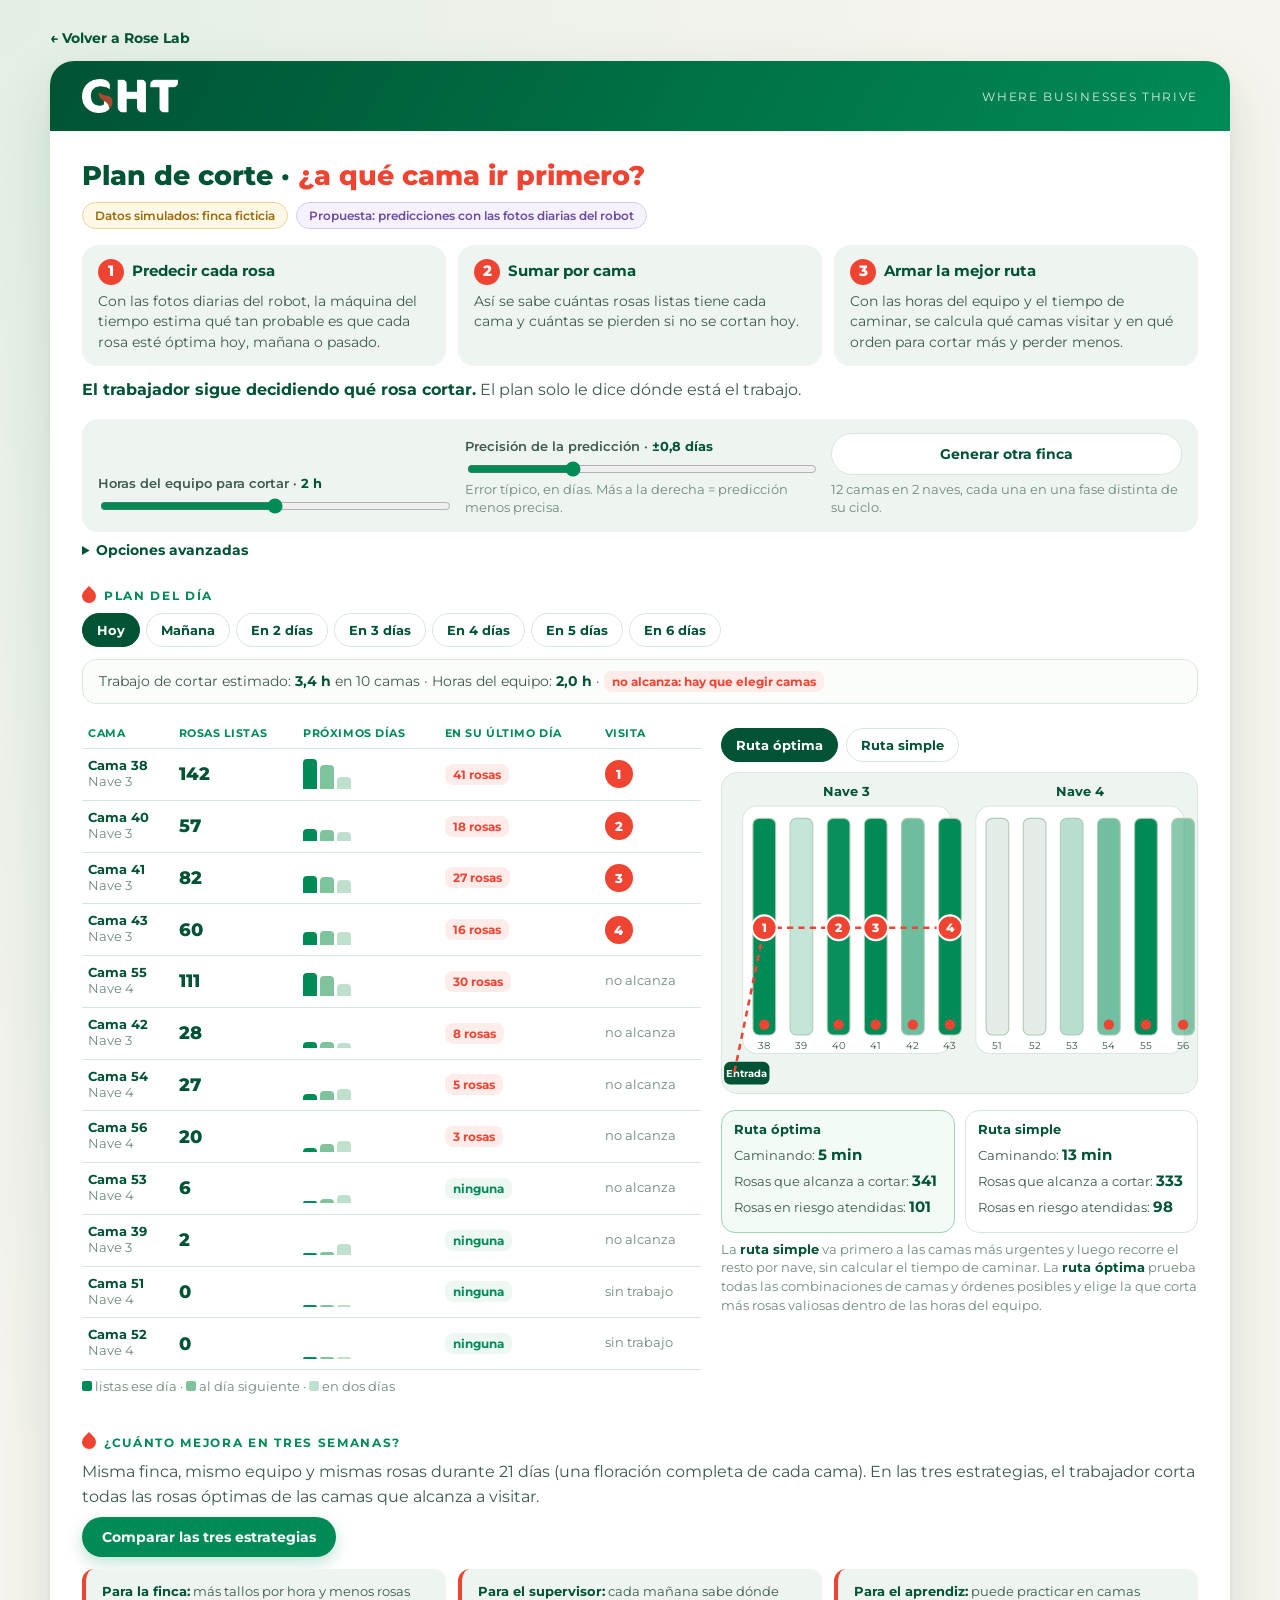
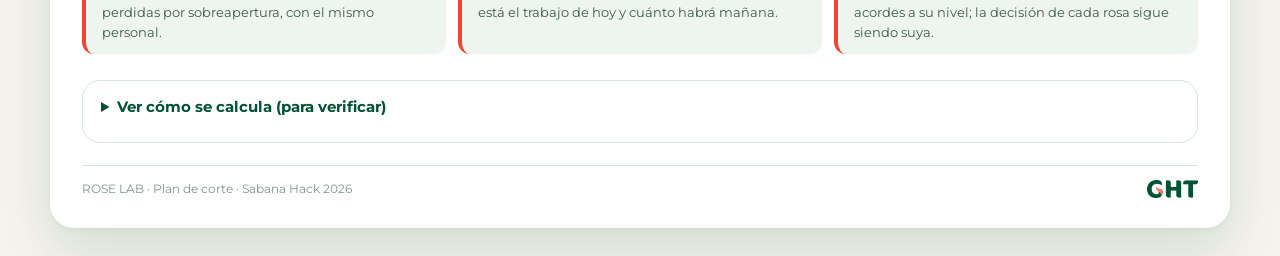
<file: plan-de-corte/index.html>
<!doctype html>
<html lang="es">
<head>
<meta charset="utf-8">
<meta name="viewport" content="width=device-width,initial-scale=1">
<title>ROSE LAB · Plan de corte</title>
<link rel="preconnect" href="https://fonts.googleapis.com">
<link href="https://fonts.googleapis.com/css2?family=Montserrat:wght@400;500;600;700;800&display=swap" rel="stylesheet">
<link rel="stylesheet" href="css/styles.css">
</head>
<body>
<div class="contenedor-volver"><a class="volver" href="../">← Volver a Rose Lab</a>
</div>
<div class="tarjeta">
  <div class="banda"><img src="../assets/logo-ght-blanco.png" alt="GHT"><span class="lema">Where Businesses Thrive</span></div>
  <div class="cuerpo">
    <h2>Plan de corte · <span>¿a qué cama ir primero?</span></h2>
    <div class="chips"><span class="tag sim">Datos simulados: finca ficticia</span><span class="tag prop">Propuesta: predicciones con las fotos diarias del robot</span></div>

    <div class="tres">
      <div><b><i>1</i>Predecir cada rosa</b>Con las fotos diarias del robot, la máquina del tiempo estima qué tan probable es que cada rosa esté óptima hoy, mañana o pasado.</div>
      <div><b><i>2</i>Sumar por cama</b>Así se sabe cuántas rosas listas tiene cada cama y cuántas se pierden si no se cortan hoy.</div>
      <div><b><i>3</i>Armar la mejor ruta</b>Con las horas del equipo y el tiempo de caminar, se calcula qué camas visitar y en qué orden para cortar más y perder menos.</div>
    </div>
    <p class="mt-12"><b>El trabajador sigue decidiendo qué rosa cortar.</b> El plan solo le dice dónde está el trabajo.</p>

    <div class="params">
      <div><label>Horas del equipo para cortar · <output id="oCap"></output></label><input type="range" id="cap" min="1" max="3" step="0.25" value="2"></div>
      <div><label>Precisión de la predicción · <output id="oSig"></output></label><input type="range" id="sigma" min="0.3" max="2" step="0.1" value="0.8"><div class="nota">Error típico, en días. Más a la derecha = predicción menos precisa.</div></div>
      <div><button class="sec ancho" id="btnNueva">Generar otra finca</button><div class="nota mt-6">12 camas en 2 naves, cada una en una fase distinta de su ciclo.</div></div>
    </div>
    <details><summary>Opciones avanzadas</summary>
      <div class="avanz">
        <div><label>Minutos para cambiar de nave · <output id="oCN"></output></label><input type="range" id="cnave" min="2" max="12" step="1" value="6"></div>
        <label class="check"><input type="checkbox" id="ajuste" checked> Ajuste por cama: las vecinas ayudan a predecir</label>
        <label class="check"><input type="checkbox" id="seguridad" checked> Revisión de seguridad: ninguna cama pasa más de 2 días sin visita</label>
      </div>
    </details>

    <h3>Plan del día</h3>
    <div class="dias" id="dias"></div>
    <div class="alcance" id="alcance"></div>
    <div class="grid">
      <div>
        <table id="tabla"></table>
        <p class="nota"><i class="ley ley-hoy"></i> listas ese día · <i class="ley ley-man"></i> al día siguiente · <i class="ley ley-pas"></i> en dos días</p>
      </div>
      <div>
        <div class="rutas"><button class="sec on" id="rOpt">Ruta óptima</button><button class="sec" id="rSim">Ruta simple</button></div>
        <div id="mapa"></div>
        <div class="comp2 mt-12" id="compRutas"></div>
        <p class="nota">La <b>ruta simple</b> va primero a las camas más urgentes y luego recorre el resto por nave, sin calcular el tiempo de caminar. La <b>ruta óptima</b> prueba todas las combinaciones de camas y órdenes posibles y elige la que corta más rosas valiosas dentro de las horas del equipo.</p>
      </div>
    </div>

    <h3>¿Cuánto mejora en tres semanas?</h3>
    <p>Misma finca, mismo equipo y mismas rosas durante 21 días (una floración completa de cada cama). En las tres estrategias, el trabajador corta todas las rosas óptimas de las camas que alcanza a visitar.</p>
    <button class="prim" id="btnSim">Comparar las tres estrategias</button>
    <div id="resSim"></div>

    <div class="valor">
      <div><b>Para la finca:</b> más tallos por hora y menos rosas perdidas por sobreapertura, con el mismo personal.</div>
      <div><b>Para el supervisor:</b> cada mañana sabe dónde está el trabajo de hoy y cuánto habrá mañana.</div>
      <div><b>Para el aprendiz:</b> puede practicar en camas acordes a su nivel; la decisión de cada rosa sigue siendo suya.</div>
    </div>

    <details class="bloque" id="verifica"><summary>Ver cómo se calcula (para verificar)</summary>
      <h3>1 · Probabilidades</h3>
      <p>Cada rosa está óptima 3 días. El modelo predice el día en que empieza (μ) con un error típico σ; con el <b>ajuste por cama</b>, esa predicción se combina con el patrón de su cama (μ', σ'). Luego:</p>
      <div class="formula"><code>P(óptima el día d) = Φ((d + 0,5 − μ') / σ') − Φ((d − 2,5 − μ') / σ')</code><br>
        <code>P(último día = d) = Φ((d + 0,5 − μ' − 2) / σ') − Φ((d − 0,5 − μ' − 2) / σ')</code><br>
        <code>Ajuste por cama: μ' = (μ/σ² + m/v) / (1/σ² + 1/v) · σ'² = 1/(1/σ² + 1/v) + 1/12</code><br>
        <span class="nota">Φ = normal acumulada · m y v = promedio y variación de las predicciones de la cama · el 1/12 corrige que los días son enteros.</span></div>
      <p>Rosas esperadas por cama = suma de las probabilidades de sus rosas. <b>Valor de una cama</b> = rosas listas + 1,5 × rosas en su último día.</p>

      <h3>2 · Ruta óptima</h3>
      <div class="formula">Tiempo de una cama: <code>6 min de recorrido + 16 s por tallo</code> (220 tallos por hora) · Caminar: <code>0,5 min por cada cama de distancia</code>, <code>cambio de nave</code> (control avanzado) y <code>2 min desde la entrada</code>.<br>
        Se busca el conjunto de camas y el orden que <b>maximizan el valor</b> sin pasar de las horas del equipo. Con la revisión de seguridad, una cama que lleva 2 días sin visita suma <code>8</code> de valor: se prioriza sin consumir todo el tiempo cuando el equipo no da abasto. Con 12 camas se evalúan todas las combinaciones con programación dinámica (método de Held-Karp, problema de orientación): es la <b>solución exacta</b>. Para las 174 camas de una finca real se usaría una heurística que mejora la ruta por intercambios (2-opt).</div>

      <h3>3 · Ejemplo con una cama</h3>
      <div class="fila-ctrl"><select id="selCama"></select><span class="nota" id="ejInfo"></span></div>
      <div class="dos">
        <div class="caja"><h4>Algunas rosas de la cama</h4><table id="ejTabla"></table></div>
        <div class="caja"><h4>Suma de toda la cama</h4><div id="ejSuma"></div></div>
      </div>
      <div class="formula">En Excel (μ' en B2, σ' en C2, día en D2): <code>=DISTR.NORM.N(D2+0,5;B2;C2;VERDADERO)−DISTR.NORM.N(D2−2,5;B2;C2;VERDADERO)</code></div>

      <h3>4 · Prueba de calibración</h3>
      <p>Como la finca es simulada, se conoce el día real de cada rosa: se comparan las rosas esperadas con las que realmente estuvieron óptimas (12 camas × 7 días).</p>
      <div class="fila-botones"><button class="prim" id="btnCal">Correr la prueba</button><button class="sec" id="btnCSV">Descargar la finca simulada (CSV)</button></div>
      <div id="resCal"></div>

      <h3>5 · Supuestos</h3>
      <table>
        <tr><th>Supuesto</th><th>Valor en la demo</th><th>Cómo se obtendría en la finca</th></tr>
        <tr><td><b>Ventana óptima</b></td><td>3 días por rosa</td><td>Fotos diarias del robot, por variedad y temporada</td></tr>
        <tr><td><b>Maduración por cama</b></td><td>Cada cama tiene un pico (día −1 a 10) y sus rosas se reparten alrededor</td><td>Ciclos de poda de 10 a 12 semanas</td></tr>
        <tr><td><b>Rosas por cama</b></td><td>70 a 180</td><td>Conteo del robot</td></tr>
        <tr><td><b>Tiempo por cama</b></td><td>6 min de recorrido + 16 s por tallo</td><td>Cronometrar; meta de 220 tallos por hora</td></tr>
        <tr><td><b>Caminar</b></td><td>0,5 min por cama, 6 min por cambio de nave, 2 min desde la entrada</td><td>Medir en la finca</td></tr>
        <tr><td><b>Revisión de seguridad</b></td><td>Una cama con 2 días sin visita vale 8 rosas extra</td><td>Acordar con el supervisor cada cuánto debe revisarse una cama</td></tr>
        <tr><td><b>Periodo simulado</b></td><td>21 días: una floración completa de cada cama</td><td>Simular ciclos continuos de 10 a 12 semanas</td></tr>
        <tr><td><b>Trabajador</b></td><td>Corta todas las rosas óptimas de las camas que visita</td><td>Optimista: depende del criterio que entrena Rose Lab</td></tr>
      </table>
    </details>

    <div class="pie"><span>ROSE LAB · Plan de corte · Sabana Hack 2026</span><img src="../assets/logo-ght-color.png" alt="GHT"></div>
  </div>
</div>

<script src="js/main.js"></script>
</body>
</html>
</file>
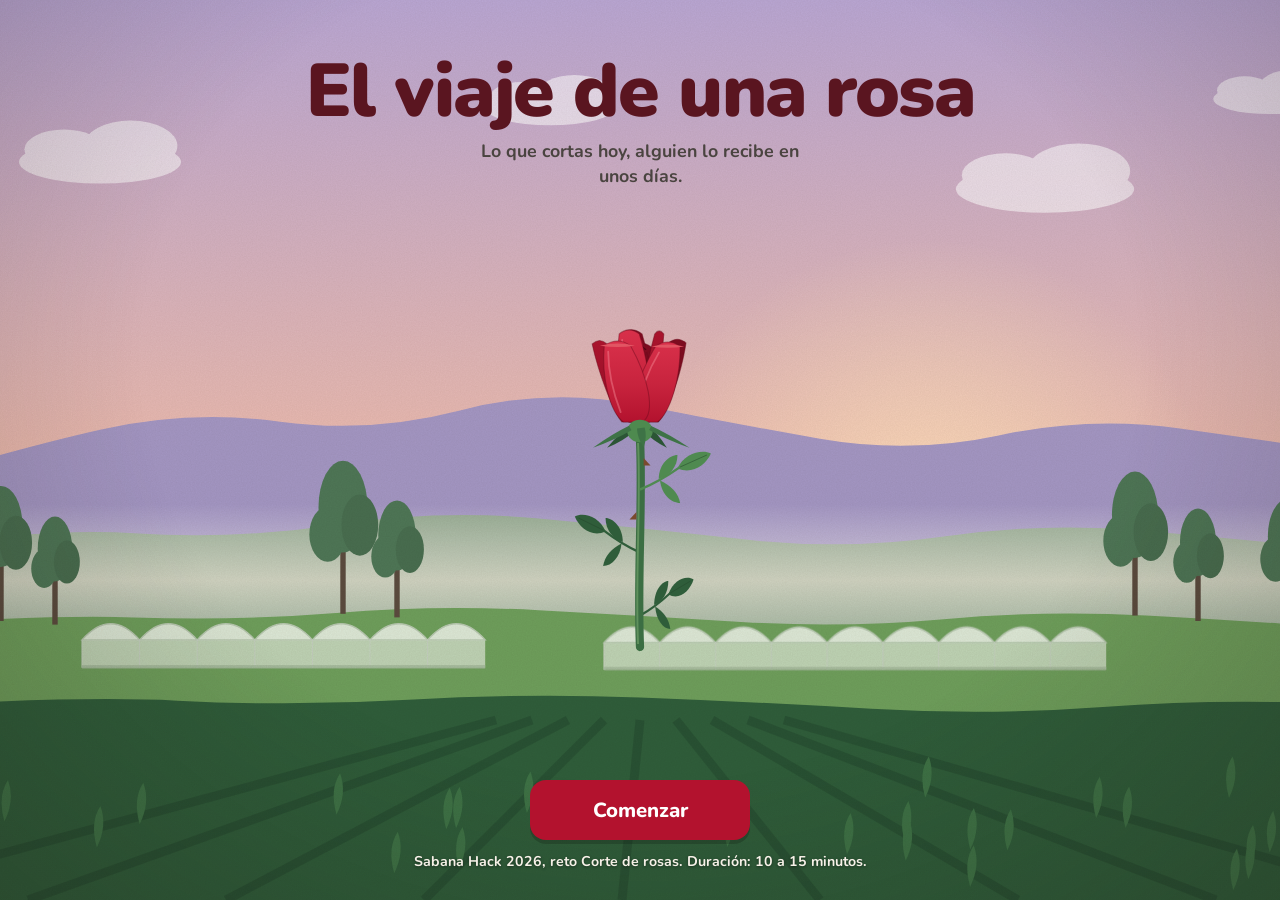
<file: viaje-de-una-rosa/index.html>
<!DOCTYPE html>
<html lang="es-CO">
<head>
<meta charset="utf-8">
<meta name="viewport" content="width=device-width, initial-scale=1, viewport-fit=cover">
<title>El viaje de una rosa</title>
<link rel="preconnect" href="https://fonts.googleapis.com">
<link rel="preconnect" href="https://fonts.gstatic.com" crossorigin>
<link href="https://fonts.googleapis.com/css2?family=Nunito:wght@500;600;700;800;900&display=swap" rel="stylesheet">
<!--
  EL VIAJE DE UNA ROSA — Sabana Hack 2026, reto "Corte de rosas"
  Fase 1 (experiencia concreta, ciclo de Kolb).
  Estructura: index.html (pantallas), css/styles.css (estilos) y
  js/juego.js (lógica). Todo el arte es SVG generado por código y todo el
  sonido se sintetiza con Web Audio API. Funciona sin servidor (doble clic).

  Para editar textos: busque "CONFIGURACIÓN EDITABLE" en js/juego.js.
  Para conectar el sistema robótico: busque "PUNTO DE INTEGRACIÓN" en js/juego.js.
-->
<link rel="stylesheet" href="css/styles.css">
</head>
<body>
<div id="app">
  <div id="bg"></div>
  <div id="texture" aria-hidden="true"></div>

  <header id="topbar" hidden>
    <div id="progress" role="group" aria-label="Progreso por capítulos">
      <ol id="progressList"></ol>
      <span id="progressLabel"></span>
    </div>
    <button class="tb-btn pts" id="btnRewards" aria-label="Mis logros"></button>
    <button class="tb-btn" id="btnNotebook" aria-label="Cuaderno del aprendiz"></button>
    <button class="tb-btn" id="btnSound" aria-label="Sonido"></button>
    <button class="tb-btn" id="btnPause" aria-label="Pausa"></button>
  </header>

  <div id="calendar" hidden aria-live="polite">
    <div id="calDay"><small id="calLbl">Día</small><b id="calNum">0</b></div>
    <div id="calTrack"><div id="calFill"></div></div>
    <div id="calEnds"><span id="calFrom"></span><span id="calTo"></span></div>
  </div>

  <main id="focal" aria-hidden="true"></main>
  <div id="ui"></div>

  <section id="dialog" hidden aria-label="Diálogo">
    <div id="dlgPortrait" aria-hidden="true"></div>
    <div id="dlgName"></div>
    <p id="dlgText" aria-hidden="true"></p>
    <p id="dlgMeasure" aria-hidden="true"></p>
    <p id="dlgLive" class="sr" aria-live="polite"></p>
    <div id="dlgFoot"><button id="dlgNext" type="button">Continuar</button></div>
  </section>

  <!-- Pantalla de inicio -->
  <section id="title" class="overlay" hidden>
    <div id="titleText"><h1 id="titleH1"></h1><p id="titleSub"></p></div>
    <div id="titleRose" aria-hidden="true"></div>
    <div id="titleFoot"><button class="btn primary" id="btnStart"></button><small id="titleNote"></small></div>
  </section>

  <!-- Elección de personaje -->
  <section id="setup" class="overlay scrim" hidden>
    <div class="panel" role="dialog" aria-modal="true" aria-labelledby="setupTitle">
      <h2 id="setupTitle"></h2>
      <div class="avatars" role="radiogroup" aria-labelledby="setupTitle" id="avatarGroup"></div>
      <label class="lbl" for="nameInput" id="nameLbl"></label>
      <input class="txt" id="nameInput" maxlength="18" autocomplete="off" autocapitalize="words">
      <p class="err" id="nameErr" aria-live="polite"></p>
      <button class="btn primary wide" id="btnBegin"></button>
    </div>
  </section>

  <div id="banner" class="overlay" hidden><div class="card"><small id="banSmall"></small><strong id="banTitle"></strong><em id="banSub"></em></div></div>

  <!-- Observación de la rosa -->
  <section id="observe" class="overlay" hidden>
    <div class="obs" role="dialog" aria-modal="true" aria-labelledby="obsTitle">
      <div class="obs-head"><button class="obs-back" id="obsBack"></button><h2 id="obsTitle"></h2></div>
      <div class="obs-stage" id="obsStage" aria-label="Rosa ampliada. Arrastra para girarla." role="img">
        <div id="obsZoom"><div id="obsRose"></div></div>
        <div class="obs-day" id="obsDay"><span id="obsDayTxt"></span></div>
        <p class="obs-hint" id="obsHint"></p>
        <div id="obsToastWrap"></div>
        <div class="obs-stem" id="obsStem" hidden></div>
      </div>
      <div class="obs-tools">
        <div class="seg" role="group" aria-label="Vistas de la rosa" id="obsViews"></div>
        <div class="seg" role="group" aria-label="Acercar y medir">
          <button id="zoomOut" aria-label="Alejar"></button><button id="zoomIn" aria-label="Acercar"></button><button id="btnRuler" aria-pressed="false"></button>
        </div>
      </div>
      <div class="obs-actions"><button class="btn ghost" id="btnWait"></button><button class="btn primary" id="btnCut"></button></div>
    </div>
  </section>

  <!-- Pausa -->
  <section id="pause" class="overlay scrim" hidden>
    <div class="panel" role="dialog" aria-modal="true" aria-labelledby="pauseTitle">
      <h2 id="pauseTitle"></h2>
      <div class="menu">
        <button class="btn accent wide" id="pResume"></button>
        <div class="row"><span id="pSoundLbl"></span><button class="toggle" id="pSound"></button></div>
        <div class="row"><span id="pMusicLbl"></span><button class="toggle" id="pMusic"></button></div>
        <div class="row"><span id="pTypeLbl"></span><button class="toggle" id="pType"></button></div>
        <div class="row"><span id="pSizeLbl"></span><span class="sizes"><button id="pSmaller" aria-label="Texto más pequeño">A−</button><button id="pBigger" aria-label="Texto más grande">A+</button></span></div>
        <button class="btn ghost wide" id="pRewards"></button>
        <button class="btn ghost wide" id="pNotebook"></button>
        <button class="btn ghost wide" id="pFinish"></button>
        <button class="btn ghost wide" id="pRestart"></button>
      </div>
    </div>
  </section>

  <!-- Cuaderno -->
  <section id="notebook" class="overlay scrim" hidden>
    <div class="panel" role="dialog" aria-modal="true" aria-labelledby="nbTitle">
      <h2 id="nbTitle"></h2>
      <ul class="notes" id="nbList"></ul>
      <div class="panel-foot"><button class="btn accent wide" id="nbClose"></button></div>
    </div>
  </section>

  <section id="rewards" class="overlay scrim" hidden>
    <div class="panel" role="dialog" aria-modal="true" aria-labelledby="rwTitle">
      <h2 id="rwTitle"></h2>
      <div id="rwBody"></div>
      <div class="panel-foot"><button class="btn accent wide" id="rwClose"></button></div>
    </div>
  </section>

  <section id="summary" class="overlay scrim" hidden><div class="sheet" id="sumSheet" role="dialog" aria-modal="true" aria-labelledby="sumTitle"></div></section>

  <div id="toast" hidden role="status"></div>
  <div id="curtain" aria-hidden="true"></div>
</div>
<script src="js/juego.js"></script>
</body>
</html>
</file>
<file: plan-de-corte/css/styles.css>
:root{--g-osc:#005333;--g-med:#579966;--g-int:#008B56;--coral:#F04432;--crema:#F6F4EE;--tinta:#16382a;--texto:#3d5a4b;--suave:#eef5f0;--borde:#d9e6dd;--gris:#9fb3a7}
  *{box-sizing:border-box}
  body{margin:0;font-family:Montserrat,Helvetica,Arial,sans-serif;background:radial-gradient(ellipse at top left,#e3efe6 0%,var(--crema) 55%);color:var(--tinta);min-height:100vh;padding:28px 16px}
  .tarjeta{width:min(1180px,100%);background:#fff;border-radius:24px;overflow:hidden;box-shadow:0 24px 60px rgba(0,83,51,.14),0 2px 6px rgba(0,83,51,.06);margin:0 auto}
  .banda{background:linear-gradient(120deg,var(--g-osc) 0%,var(--g-int) 100%);color:#fff;padding:18px 32px;display:flex;align-items:center;justify-content:space-between;gap:16px}
  .banda img{height:34px;display:block} .banda .lema{font-size:12px;letter-spacing:.14em;text-transform:uppercase;opacity:.85}
  .cuerpo{padding:28px 32px 30px}
  h2{margin:0 0 4px;font-size:27px;font-weight:800;color:var(--g-osc)} h2 span{color:var(--coral)}
  h3{margin:30px 0 10px;font-size:12px;font-weight:700;letter-spacing:.14em;text-transform:uppercase;color:var(--g-int);display:flex;align-items:center;gap:8px}
  h3:before{content:"";width:14px;height:14px;border-radius:50% 0 50% 50%;background:var(--coral);transform:rotate(-45deg);flex:none}
  p{line-height:1.55;color:var(--texto);margin:8px 0}
  b{color:var(--g-osc)}
  .chips{display:flex;gap:8px;flex-wrap:wrap;margin:10px 0 4px}
  .tag{font-size:12px;font-weight:600;padding:5px 12px;border-radius:999px;border:1.5px solid}
  .tag.sim{color:#9a6a08;border-color:#ecd39a;background:#fff8e6} .tag.prop{color:#6b4ca0;border-color:#d8c8f0;background:#f6f1ff}
  button{font:inherit;cursor:pointer;border:0;border-radius:999px;padding:11px 20px;font-size:14px;font-weight:700;transition:transform .12s,background .12s}
  button:active{transform:scale(.97)}
  .prim{background:var(--g-int);color:#fff;box-shadow:0 6px 16px rgba(0,139,86,.25)} .prim:hover{background:var(--g-osc)}
  .sec{background:#fff;color:var(--g-osc);border:1.5px solid var(--borde)} .sec:hover{border-color:var(--g-med)}
  .sec.on{background:var(--g-osc);color:#fff;border-color:var(--g-osc)}
  label{display:block;font-size:13px;color:var(--texto);margin-bottom:5px;font-weight:600}
  input[type=range]{width:100%;accent-color:var(--g-int)}
  .nota{font-size:12.5px;color:#6f8a7b;line-height:1.5}
  /* pasos */
  .tres{display:grid;grid-template-columns:repeat(3,1fr);gap:12px;margin-top:16px}
  .tres div{background:var(--suave);border-radius:16px;padding:14px 16px;font-size:13.5px;line-height:1.5;color:var(--texto)}
  .tres i{font-style:normal;display:inline-grid;place-items:center;width:26px;height:26px;border-radius:50%;background:var(--coral);color:#fff;font-weight:800;margin-right:8px}
  .tres b{display:flex;align-items:center;font-size:14.5px;margin-bottom:6px}
  /* controles */
  .params{display:grid;grid-template-columns:1fr 1fr 1fr;gap:16px;background:var(--suave);border-radius:16px;padding:14px 16px;margin-top:16px;align-items:end}
  .params output{font-weight:700;color:var(--g-osc)}
  details{margin-top:10px} summary{cursor:pointer;font-weight:700;color:var(--g-osc);font-size:13.5px}
  .avanz{display:grid;grid-template-columns:1fr 1fr 1fr;gap:16px;background:#fbfdfb;border:1.5px solid var(--borde);border-radius:14px;padding:12px 16px;margin-top:8px}
  .check{display:flex;gap:7px;align-items:center;font-size:13px;font-weight:600;color:var(--texto)}
  /* plan del día */
  .dias{display:flex;gap:6px;flex-wrap:wrap}
  .dias button{padding:8px 14px;font-size:13px}
  .alcance{border-radius:14px;padding:11px 16px;font-size:14px;margin-top:12px;background:#fbfdfb;border:1.5px solid var(--borde);color:var(--texto)}
  .grid{display:grid;grid-template-columns:1.3fr 1fr;gap:20px;margin-top:14px;align-items:start}
  table{width:100%;border-collapse:collapse;font-size:13px}
  th{color:var(--g-int);font-weight:700;font-size:11px;text-transform:uppercase;letter-spacing:.05em;text-align:left;padding:8px 6px;border-bottom:1.5px solid var(--borde)}
  td{padding:8px 6px;border-bottom:1px solid var(--borde);color:var(--texto);vertical-align:middle}
  .num{font-size:18px;font-weight:800;color:var(--g-osc)}
  .mini{display:flex;align-items:flex-end;gap:3px;height:30px}
  .mini i{display:block;width:14px;border-radius:4px 4px 0 0;background:var(--g-int)} .mini i.m{background:#7fc39c} .mini i.p{background:#bfe0cd}
  .urg{display:inline-block;background:#fdecea;color:var(--coral);font-weight:700;border-radius:8px;padding:3px 8px;font-size:12px}
  .ok{display:inline-block;background:#eef8f2;color:var(--g-int);font-weight:700;border-radius:8px;padding:3px 8px;font-size:12px}
  .vis{display:inline-grid;place-items:center;width:28px;height:28px;border-radius:50%;background:var(--coral);color:#fff;font-weight:800;font-size:13px}
  .mapa{width:100%;background:var(--suave);border:1px solid var(--borde);border-radius:16px}
  .mapa text{font-family:Montserrat,sans-serif}
  .rutas{display:flex;gap:8px;margin:10px 0}
  .rutas button{padding:8px 14px;font-size:13px}
  .comp2{display:grid;grid-template-columns:1fr 1fr;gap:10px}
  .comp2>div{border:1.5px solid var(--borde);border-radius:14px;padding:10px 12px;font-size:13px;color:var(--texto)}
  .comp2>div.gana{border-color:#9fd3b6;background:#f3fbf6}
  .comp2 h4{margin:0 0 6px;font-size:13px;color:var(--g-osc)}
  .comp2 p{margin:3px 0;font-size:13px} .comp2 p b{font-size:15px}
  /* simulación */
  .estr{display:grid;grid-template-columns:repeat(3,1fr);gap:12px;margin-top:12px}
  .estr>div{border:1.5px solid var(--borde);border-radius:16px;padding:14px 16px}
  .estr>div.gana{border-color:#9fd3b6;background:#f3fbf6}
  .estr h4{margin:0 0 4px;font-size:15px;color:var(--g-osc)} .estr .desc{font-size:12px;color:#6f8a7b;margin:0 0 10px;min-height:32px}
  .fila{display:flex;justify-content:space-between;font-size:13px;color:var(--texto);padding:5px 0;border-top:1px solid var(--borde)}
  .fila b{font-size:15px}
  .conclusion{background:var(--suave);border-left:4px solid var(--coral);border-radius:12px;padding:12px 16px;margin-top:12px;font-size:14px;line-height:1.55;color:var(--texto)}
  /* verificación */
  .formula{background:#fbfdfb;border:1.5px solid var(--borde);border-radius:12px;padding:10px 14px;font-size:13.5px;color:var(--tinta);margin:8px 0;line-height:1.7}
  code{font-family:ui-monospace,Menlo,Consolas,monospace;font-size:12.5px;background:var(--suave);padding:2px 6px;border-radius:6px;color:var(--g-osc)}
  .caja{background:#fff;border:1.5px solid var(--borde);border-radius:16px;padding:14px}
  .caja h4{margin:0 0 8px;font-size:14px;color:var(--g-osc)}
  .dos{display:grid;grid-template-columns:1fr 1fr;gap:14px;margin-top:10px}
  select{padding:8px 12px;border-radius:11px;border:1.5px solid var(--borde);font:inherit;font-size:14px;background:#fbfdfb}
  .bar2{display:grid;grid-template-columns:90px 1fr 54px;align-items:center;gap:8px;font-size:12px;color:var(--texto);margin:5px 0}
  .bar2 .t{height:12px;border-radius:6px;background:#e3ece6;overflow:hidden} .bar2 .t i{display:block;height:100%;border-radius:6px}
  .bar2 b{text-align:right}
  .bloque{border:1.5px solid var(--borde);border-radius:18px;padding:6px 18px 16px;margin-top:26px}
  .bloque>summary{padding:10px 0;font-size:15px}
  .valor{display:grid;grid-template-columns:repeat(3,1fr);gap:12px;margin-top:12px}
  .valor div{border-left:4px solid var(--coral);background:var(--suave);border-radius:12px;padding:12px 16px;font-size:13px;line-height:1.55;color:var(--texto)}
  .pie{margin-top:22px;padding-top:14px;border-top:1px solid var(--borde);font-size:12px;color:#7d9688;display:flex;justify-content:space-between;align-items:center;gap:10px;flex-wrap:wrap}
  .pie img{height:18px}
  @media (max-width:900px){.grid,.valor,.estr,.tres,.dos,.params,.avanz{grid-template-columns:1fr}}

/* Clases que reemplazan los estilos que estaban escritos dentro del HTML */
.contenedor-volver{width:min(1180px,100%);margin:0 auto}
.volver{display:inline-block;margin:0 auto 14px;max-width:1180px;width:100%;font-family:Montserrat,Helvetica,Arial,sans-serif;font-size:14px;font-weight:700;color:#005333;text-decoration:none}
.mt-0{margin-top:0}.mt-6{margin-top:6px}.mt-12{margin-top:12px}.m-0{margin:0}
.oculto{display:none}
.ancho{width:100%}.mb-8{margin-bottom:8px}
.fila-ctrl{display:flex;gap:10px;align-items:center;flex-wrap:wrap}
.fila-botones{display:flex;gap:10px;flex-wrap:wrap}
.ley{display:inline-block;width:10px;height:10px;border-radius:2px}.ley-hoy{background:var(--g-int)}.ley-man{background:#7fc39c}.ley-pas{background:#bfe0cd}
.sin-mayus{text-transform:none}.num-grande{font-size:22px}
</file>
<file: viaje-de-una-rosa/css/styles.css>
:root{
  --verde-osc:#2F5D3A; --verde:#6E9E5B; --verde-cl:#A8C99B;
  --rojo:#B3122E; --rojo-cl:#E04B5A; --durazno:#F6C59F; --lavanda:#B9A6D3;
  --crema:#F7F1E8; --gris:#4A4440;
  --surface:rgba(247,241,232,.94); --surface-solid:#F7F1E8; --surface-2:#FFFBF4;
  --ink:#3A3330; --ink-soft:#6B615A; --line:rgba(74,68,64,.16);
  --scrim:rgba(38,32,28,.5); --primary:#B3122E; --primary-ink:#FFFFFF;
  --accent:#2F5D3A; --accent-ink:#FFFFFF; --ok:#2F5D3A; --bad:#A3102A;
  --chip:rgba(247,241,232,.82);
  --fs:17px;
  color-scheme:light;
  box-sizing:border-box;
  padding-top:env(safe-area-inset-top,0px);
  padding-bottom:env(safe-area-inset-bottom,0px);
}
@media (prefers-color-scheme: dark){
  :root:not([data-theme="light"]){
    --surface:rgba(46,41,38,.95); --surface-solid:#2E2926; --surface-2:#3A3430;
    --ink:#F5EEE4; --ink-soft:#CDC2B6; --line:rgba(247,241,232,.16);
    --scrim:rgba(8,6,5,.62); --primary:#D0384C; --accent:#8DBB7C; --accent-ink:#17261A;
    --ok:#8DBB7C; --bad:#F07A86; --chip:rgba(46,41,38,.82);
    color-scheme:dark;
  }
}
:root[data-theme="dark"]{
  --surface:rgba(46,41,38,.95); --surface-solid:#2E2926; --surface-2:#3A3430;
  --ink:#F5EEE4; --ink-soft:#CDC2B6; --line:rgba(247,241,232,.16);
  --scrim:rgba(8,6,5,.62); --primary:#D0384C; --accent:#8DBB7C; --accent-ink:#17261A;
  --ok:#8DBB7C; --bad:#F07A86; --chip:rgba(46,41,38,.82);
  color-scheme:dark;
}
*,*::before,*::after{box-sizing:border-box}
html{height:100%;background:#2F5D3A;scroll-padding-top:env(safe-area-inset-top,0px)}
body{margin:0;height:100%;overflow:hidden;background:#2F5D3A;color:var(--ink);
  font-family:'Nunito',ui-rounded,'SF Pro Rounded','Segoe UI Variable','Segoe UI',system-ui,-apple-system,Roboto,sans-serif;
  font-size:var(--fs);line-height:1.4;-webkit-tap-highlight-color:transparent;-webkit-font-smoothing:antialiased}
button,input{font:inherit;color:inherit}
button{cursor:pointer}
:focus-visible{outline:3px solid #F6C59F;outline-offset:3px;border-radius:12px}
.sr{position:absolute;width:1px;height:1px;overflow:hidden;clip:rect(0 0 0 0);white-space:nowrap}
[hidden]{display:none!important}

#app{position:relative;height:100%;overflow:hidden;isolation:isolate}
#bg{position:absolute;inset:0;z-index:0}
#bg .bg-svg{position:absolute;inset:0;width:100%;height:100%;display:block}
#texture{position:absolute;inset:0;z-index:1;pointer-events:none;opacity:.22;mix-blend-mode:multiply;
  background-image:url("data:image/svg+xml;utf8,<svg xmlns='http://www.w3.org/2000/svg' width='240' height='240'><filter id='n'><feTurbulence type='fractalNoise' baseFrequency='.8' numOctaves='2' stitchTiles='stitch'/><feColorMatrix values='0 0 0 0 .35  0 0 0 0 .28  0 0 0 0 .22  0 0 0 .6 0'/></filter><rect width='100%' height='100%' filter='url(%23n)'/></svg>")}
#app::after{content:"";position:absolute;inset:0;z-index:1;pointer-events:none;
  background:radial-gradient(ellipse at 50% 40%,transparent 55%,rgba(30,20,15,.22) 100%)}

/* ---------- barra superior ---------- */
#topbar{position:absolute;top:0;left:0;right:0;z-index:20;display:flex;align-items:flex-start;gap:8px;padding:10px 12px}
#progress{flex:1;min-width:0;background:var(--chip);backdrop-filter:blur(8px);-webkit-backdrop-filter:blur(8px);
  border-radius:16px;padding:8px 12px 7px;box-shadow:0 2px 10px rgba(40,30,20,.12)}
#progress ol{list-style:none;margin:0;padding:0;display:flex;gap:5px}
#progress li{flex:1;height:7px;border-radius:4px;background:var(--line);position:relative}
#progress li.done{background:var(--verde)}
#progress li.now{background:var(--rojo)}
#progressLabel{display:block;font-size:.74em;font-weight:800;margin-top:5px;white-space:nowrap;overflow:hidden;text-overflow:ellipsis}
.tb-btn{width:48px;height:48px;flex:none;border:0;border-radius:14px;background:var(--chip);backdrop-filter:blur(8px);-webkit-backdrop-filter:blur(8px);
  display:grid;place-items:center;box-shadow:0 2px 10px rgba(40,30,20,.12);position:relative}
.tb-btn svg{width:24px;height:24px}
.tb-btn .dot{position:absolute;top:8px;right:8px;width:10px;height:10px;border-radius:50%;background:var(--rojo);border:2px solid var(--surface-solid)}

/* ---------- calendario del viaje ---------- */
#calendar{position:absolute;z-index:15;top:78px;left:50%;transform:translateX(-50%);width:min(520px,calc(100% - 24px));
  background:var(--chip);backdrop-filter:blur(8px);-webkit-backdrop-filter:blur(8px);border-radius:16px;padding:10px 14px;
  display:grid;grid-template-columns:auto 1fr;gap:4px 14px;align-items:center;box-shadow:0 2px 10px rgba(40,30,20,.15)}
#calDay{grid-row:span 2;display:grid;place-items:center;width:62px;height:62px;border-radius:14px;background:var(--surface-2);
  border:2px solid var(--line);line-height:1}
#calDay small{font-size:.72em;font-weight:800;color:var(--ink-soft)}
#calDay b{font-size:1.8em;font-weight:900}
#calTrack{height:10px;border-radius:6px;background:var(--line);overflow:hidden}
#calFill{height:100%;width:0;background:linear-gradient(90deg,var(--verde),var(--rojo-cl));border-radius:6px}
#calEnds{display:flex;justify-content:space-between;font-size:.78em;font-weight:800;color:var(--ink-soft)}

/* ---------- escenario ---------- */
#focal{position:absolute;z-index:5;left:0;right:0;top:74px;bottom:var(--dlg-space,178px);display:flex;align-items:flex-end;justify-content:center;pointer-events:none}
#focal > svg{width:min(100%,560px);height:100%;overflow:visible}
#focal .fig{transition:opacity .3s,filter .3s}
#focal .fig.dim{opacity:.82;filter:saturate(.8)}
#focal .fig.talk{animation:talk .5s ease-in-out infinite alternate}
@keyframes talk{to{transform:translateY(-2px)}}
#ui{position:absolute;z-index:12;left:0;right:0;top:74px;bottom:var(--dlg-space,178px);pointer-events:none}
#ui > *{pointer-events:auto}

/* ---------- diálogo ---------- */
#dialog{position:absolute;z-index:18;left:50%;bottom:12px;transform:translateX(-50%);width:min(720px,calc(100% - 20px));
  background:var(--surface);backdrop-filter:blur(10px);-webkit-backdrop-filter:blur(10px);border-radius:22px;
  box-shadow:0 8px 30px rgba(40,30,20,.25);padding:14px 14px 12px;display:grid;grid-template-columns:auto 1fr;gap:4px 12px;cursor:pointer;user-select:none}
#dlgPortrait{grid-row:span 2;width:66px;height:66px;border-radius:50%;overflow:hidden;background:var(--durazno);border:3px solid var(--surface-2);align-self:start}
#dlgPortrait svg{width:100%;height:100%;display:block}
#dialog.narr{grid-template-columns:1fr}
#dialog.narr #dlgPortrait{display:none}
#dialog.narr #dlgText{font-style:italic;color:var(--ink-soft)}
#dlgName{font-weight:900;font-size:.9em;letter-spacing:.01em}
#dlgText{margin:0;font-size:1.06em;font-weight:600;min-height:2.8em;line-height:1.4}
#dialog{position:absolute}
#dlgMeasure{position:absolute;left:0;top:0;visibility:hidden;pointer-events:none;margin:0;font-size:1.06em;font-weight:600;line-height:1.4}
#dialog.narr #dlgMeasure{font-style:italic}
#dlgFoot{grid-column:1/-1;display:flex;justify-content:flex-end;margin-top:2px}
#dlgNext{min-height:48px;padding:0 22px;border:0;border-radius:14px;background:var(--accent);color:var(--accent-ink);font-weight:800;opacity:.45;transition:opacity .2s}
#dialog.ready #dlgNext{opacity:1}

/* ---------- botones ---------- */
.btn{min-height:52px;padding:0 24px;border:0;border-radius:16px;font-weight:800;font-size:1.05em;display:inline-flex;align-items:center;justify-content:center;gap:10px;
  box-shadow:0 4px 0 rgba(0,0,0,.18);transition:transform .08s}
.btn:active{transform:translateY(2px);box-shadow:0 2px 0 rgba(0,0,0,.18)}
.btn svg{width:24px;height:24px}
.btn.primary{background:var(--primary);color:var(--primary-ink)}
.btn.accent{background:var(--accent);color:var(--accent-ink)}
.btn.ghost{background:var(--surface-2);color:var(--ink);box-shadow:0 0 0 2px var(--line) inset,0 4px 0 rgba(0,0,0,.1)}
.btn[disabled]{opacity:.45;cursor:not-allowed}
.btn.wide{width:100%}
.action-wrap{position:absolute;left:0;right:0;bottom:12px;display:flex;justify-content:center;padding:0 16px}

/* ---------- capas superpuestas ---------- */
.overlay{position:absolute;inset:0;z-index:40;display:flex;align-items:center;justify-content:center;padding:16px}
.overlay.scrim{background:var(--scrim)}
.panel{background:var(--surface-solid);border-radius:24px;box-shadow:0 18px 50px rgba(20,12,8,.35);width:min(460px,100%);max-height:100%;overflow:auto;padding:22px}
.panel h2{margin:0 0 14px;font-size:1.35em;font-weight:900;line-height:1.2}
#curtain{position:absolute;inset:0;z-index:60;background:#F7F1E8;opacity:0;pointer-events:none;transition:opacity .42s ease}
#curtain.on{opacity:1;pointer-events:auto}

/* pantalla de título */
#title{flex-direction:column;justify-content:space-between;padding:calc(20px + 4vh) 20px 28px;text-align:center}
#titleRose{width:min(56vw,300px);height:min(48vh,360px);margin:0 auto}
#titleRose svg{width:100%;height:100%;overflow:visible}
#titleText h1{margin:0;font-weight:900;font-size:clamp(2.4em,9vw,4.4em);line-height:.95;color:#5A1520;letter-spacing:-.02em;text-wrap:balance}
#titleText p{margin:12px auto 0;max-width:30ch;font-weight:700;font-size:1.05em;color:#4A4440}
#titleFoot{display:grid;gap:12px;justify-items:center}
#titleFoot small{font-weight:700;color:#F7F1E8;text-shadow:0 1px 3px rgba(0,0,0,.45)}
#btnStart{min-width:220px;min-height:60px;font-size:1.2em}

/* selección de personaje */
.avatars{display:grid;grid-template-columns:1fr 1fr;gap:12px;margin-bottom:18px}
.avatar{border:3px solid var(--line);background:var(--surface-2);border-radius:18px;padding:8px 8px 10px;display:grid;justify-items:center;gap:4px;font-weight:800}
.avatar svg{width:100%;max-width:120px;height:170px}
.avatar[aria-checked="true"]{border-color:var(--rojo);box-shadow:0 0 0 3px rgba(179,18,46,.18)}
.avatar .check{display:inline-flex;align-items:center;gap:6px}
.avatar .check svg{width:18px;height:18px;display:none}
.avatar[aria-checked="true"] .check svg{display:block;color:var(--rojo)}
label.lbl{display:block;font-weight:800;margin-bottom:6px}
.txt{width:100%;min-height:52px;border-radius:14px;border:2px solid var(--line);background:var(--surface-2);padding:0 14px;font-size:1.05em;font-weight:700}
.txt:focus{border-color:var(--verde);outline:none;box-shadow:0 0 0 3px rgba(110,158,91,.3)}
.err{color:var(--bad);font-weight:700;font-size:.9em;min-height:1.3em;margin:6px 0 10px}

/* banner de capítulo */
#banner{pointer-events:none}
#banner .card{background:var(--surface-solid);border-radius:22px;padding:18px 28px;text-align:center;box-shadow:0 14px 40px rgba(20,12,8,.3);
  animation:bannerIn .5s cubic-bezier(.2,.9,.3,1.2)}
#banner small{display:block;font-weight:800;color:var(--ink-soft)}
#banner strong{display:block;font-size:1.9em;font-weight:900;line-height:1.1;color:var(--rojo)}
#banner em{display:block;font-style:normal;font-weight:700;margin-top:4px;color:var(--ink-soft)}
@keyframes bannerIn{from{opacity:0;transform:translateY(16px) scale(.96)}}

/* cama de rosas (capítulo 2) */
.bed{position:absolute;left:0;right:0;bottom:0;top:0;display:flex;flex-direction:column;justify-content:flex-end;align-items:center;padding:0 10px 8px}
.bed-hint{background:var(--chip);backdrop-filter:blur(6px);-webkit-backdrop-filter:blur(6px);border-radius:12px;padding:8px 14px;font-weight:800;margin-bottom:10px;text-align:center}
.bed-row{display:flex;gap:10px;justify-content:center;width:min(100%,560px);height:min(100%,470px);max-height:calc(100% - 50px);align-items:stretch}
.bed-rose{flex:1;border:0;background:linear-gradient(to bottom,rgba(255,255,255,.0) 55%,rgba(122,90,68,.55) 80%,rgba(92,66,50,.8));border-radius:18px;
  display:flex;flex-direction:column;align-items:center;justify-content:flex-end;padding:0 0 10px;position:relative;transition:transform .15s}
.bed-rose:hover,.bed-rose:focus-visible{transform:translateY(-4px)}
.bed-rose svg{width:100%;flex:1;min-height:0}
.bed-rose .tag{background:var(--surface-solid);color:var(--ink);border-radius:10px;padding:4px 12px;font-weight:900;margin-top:4px}
.bed-rose.cut svg{animation:lift .8s ease forwards}
@keyframes lift{to{transform:translateY(-30px);opacity:0}}
.bed-rose .seen{position:absolute;top:8px;right:8px;background:var(--surface-solid);border-radius:999px;padding:2px 8px;font-size:.75em;font-weight:800}

/* observación de la rosa */
#observe{padding:0;align-items:stretch;justify-content:stretch;background:var(--scrim)}
.obs{position:relative;margin:auto;width:min(560px,100%);height:100%;max-height:900px;display:flex;flex-direction:column;background:var(--surface-solid);
  border-radius:0;overflow:hidden}
@media (min-width:600px){.obs{height:calc(100% - 32px);border-radius:24px}}
.obs-head{display:flex;align-items:center;gap:10px;padding:10px 12px}
.obs-head h2{margin:0;font-size:1.2em;font-weight:900;flex:1;text-align:right}
.obs-back{min-height:48px;padding:0 14px;border:0;border-radius:14px;background:var(--surface-2);font-weight:800;box-shadow:0 0 0 2px var(--line) inset}
.obs-stage{position:relative;flex:1;min-height:0;touch-action:none;cursor:grab;
  background:radial-gradient(ellipse at 50% 45%,#FFF6E8 0%,#EFE3CF 60%,#D9C7AC 100%);overflow:hidden}
.obs-stage:active{cursor:grabbing}
#obsZoom{position:absolute;inset:0;transform-origin:50% 38%;transition:transform .2s}
#obsRose{position:absolute;inset:0}
#obsRose svg{width:100%;height:100%}
.obs-hint{position:absolute;left:50%;bottom:10px;transform:translateX(-50%);background:rgba(255,251,244,.9);color:#3A3330;border-radius:999px;padding:6px 14px;font-weight:800;font-size:.85em;white-space:nowrap;pointer-events:none}
.obs-day{position:absolute;inset:0;display:grid;place-items:center;pointer-events:none;background:rgba(40,40,80,.0);transition:background .4s}
.obs-day.on{background:rgba(40,40,80,.28)}
.obs-day span{background:var(--surface-solid);border-radius:16px;padding:10px 18px;font-weight:900;font-size:1.1em;opacity:0;transform:translateY(8px);transition:.3s}
.obs-day.on span{opacity:1;transform:none}
.obs-toast{position:absolute;left:12px;right:12px;top:12px;display:flex;gap:10px;align-items:center;background:var(--surface-solid);border-radius:16px;padding:8px 12px;
  box-shadow:0 6px 20px rgba(20,12,8,.2);font-weight:700;animation:bannerIn .35s}
.obs-toast .pf{width:44px;height:44px;flex:none;border-radius:50%;overflow:hidden;background:var(--durazno)}
.obs-tools{display:flex;flex-wrap:wrap;gap:8px;justify-content:center;padding:10px 12px 4px}
.seg{display:flex;background:var(--surface-2);border-radius:14px;padding:3px;box-shadow:0 0 0 2px var(--line) inset}
.seg button{min-height:44px;min-width:44px;padding:0 10px;border:0;background:transparent;border-radius:11px;font-weight:800;font-size:.88em;display:inline-flex;align-items:center;gap:6px}
.seg button[aria-pressed="true"]{background:var(--accent);color:var(--accent-ink)}
.seg button svg{width:22px;height:22px}
.obs-actions{display:grid;grid-template-columns:1fr 1.25fr;gap:10px;padding:8px 12px 14px}
.obs-actions .btn{min-height:60px}

/* tarjeta de herramientas y resultado */
.card-pop{position:absolute;left:50%;top:8px;transform:translateX(-50%);background:var(--surface-solid);border-radius:22px;padding:16px 20px;
  box-shadow:0 14px 40px rgba(20,12,8,.3);text-align:center;animation:pop .45s cubic-bezier(.2,.9,.3,1.3);width:max-content;max-width:calc(100% - 32px)}
@keyframes pop{from{opacity:0;transform:translate(-50%,12px) scale(.92)}}
.card-pop h3{margin:0 0 10px;font-weight:900}
.tools{display:flex;gap:18px;justify-content:center}
.tools figure{margin:0;display:grid;justify-items:center;gap:4px;font-weight:800}
.tools svg{width:64px;height:64px}
.result .badge{width:72px;height:72px;border-radius:50%;display:grid;place-items:center;margin:0 auto 10px;color:#fff}
.result .badge svg{width:40px;height:40px}
.result.ok .badge{background:#2F5D3A}
.result.bad .badge{background:#A3102A}
.result{text-align:center}
.result small{display:block;font-weight:800;color:var(--ink-soft)}
.result h2{margin:2px 0 8px}
.result p{margin:0 0 12px;font-weight:600}
.meter{display:flex;align-items:center;gap:10px;font-weight:800;justify-content:center;margin-bottom:16px}
.meter span{display:inline-flex;align-items:center;gap:6px;border-radius:999px;padding:6px 14px}
.result.ok .meter span{background:rgba(110,158,91,.2);color:var(--ok)}
.result.bad .meter span{background:rgba(179,18,46,.14);color:var(--bad)}
.meter svg{width:18px;height:18px}

/* medallón del viaje */
.medal-wrap{display:flex;justify-content:center;align-items:flex-start;width:100%;height:100%;padding-top:86px}

/* rasgos (capítulo 5) */
.traits{position:absolute;left:0;right:0;top:8px;display:flex;gap:8px;justify-content:center;padding:0 10px;flex-wrap:wrap}
.trait{display:inline-flex;align-items:center;gap:8px;background:var(--surface-solid);border-radius:14px;padding:8px 12px;font-weight:800;opacity:.35;transition:.4s;box-shadow:0 4px 14px rgba(20,12,8,.15)}
.trait.on{opacity:1;transform:translateY(-3px)}
.trait svg{width:22px;height:22px;color:var(--rojo)}

/* pausa, cuaderno */
.menu{display:grid;gap:10px}
.row{display:flex;align-items:center;justify-content:space-between;gap:10px;min-height:52px;padding:0 4px;border-bottom:1px solid var(--line);font-weight:800}
.row:last-of-type{border-bottom:0}
.toggle{min-width:76px;min-height:44px;border-radius:999px;border:0;font-weight:900;background:var(--line)}
.toggle[aria-pressed="true"]{background:var(--accent);color:var(--accent-ink)}
.sizes{display:flex;gap:6px}
.sizes button{min-width:48px;min-height:44px;border-radius:12px;border:0;background:var(--surface-2);box-shadow:0 0 0 2px var(--line) inset;font-weight:900}
.notes{list-style:none;margin:0;padding:0;display:grid;gap:10px}
.notes li{display:grid;grid-template-columns:28px 1fr;gap:10px;align-items:start;background:var(--surface-2);border-radius:14px;padding:10px 12px;font-weight:700;line-height:1.35}
.notes li svg{width:22px;height:22px;color:var(--rojo);margin-top:1px}
.notes .empty{display:block;color:var(--ink-soft);background:none;padding:0}
#toast{position:absolute;z-index:45;left:50%;top:72px;transform:translateX(-50%);background:var(--surface-solid);border-radius:14px;padding:10px 16px;
  font-weight:800;box-shadow:0 8px 24px rgba(20,12,8,.25);display:flex;gap:8px;align-items:center;animation:bannerIn .3s}
#toast svg{width:20px;height:20px;color:var(--rojo)}

/* resumen final */
#summary{align-items:stretch;padding:0}
#summary .sheet{width:min(760px,100%);margin:0 auto;height:100%;overflow:auto;background:var(--surface-solid);padding:calc(18px + env(safe-area-inset-top,0px)) 18px calc(28px + env(safe-area-inset-bottom,0px))}
@media (min-width:800px){#summary{padding:20px}#summary .sheet{border-radius:26px;height:auto;max-height:100%}}
.sum-hero{text-align:center;padding:6px 0 10px}
.sum-hero h2{font-size:clamp(1.6em,6vw,2.3em);font-weight:900;line-height:1.1;margin:0 0 8px;color:var(--rojo);text-wrap:balance}
.sum-hero p{margin:0 auto;max-width:44ch;font-weight:600}
.sum-sec{margin-top:22px}
.sum-sec h3{margin:0 0 10px;font-size:1.1em;font-weight:900}
.compare{display:grid;grid-template-columns:repeat(3,1fr);gap:8px}
.compare figure{margin:0;background:var(--surface-2);border-radius:16px;padding:8px;text-align:center;font-weight:800;font-size:.85em;line-height:1.25}
.compare figure.mine{box-shadow:0 0 0 3px var(--rojo) inset}
.compare svg{width:100%;height:150px}
.compare .mk{display:inline-flex;align-items:center;gap:4px}
.compare .mk svg{width:16px;height:16px}
.attempts{list-style:none;margin:0;padding:0;display:grid;gap:8px}
.attempts li{background:var(--surface-2);border-radius:14px;padding:10px 12px;font-weight:700;display:grid;grid-template-columns:32px 1fr;gap:10px;align-items:center}
.attempts .ic{width:32px;height:32px;border-radius:50%;display:grid;place-items:center;color:#fff}
.attempts .ic svg{width:18px;height:18px}
.attempts .ok .ic{background:#2F5D3A}.attempts .bad .ic{background:#A3102A}
.attempts small{display:block;color:var(--ink-soft);font-weight:700}
.invite{margin-top:22px;background:linear-gradient(135deg,#2F5D3A,#4F7A40);color:#fff;border-radius:20px;padding:18px;display:grid;grid-template-columns:auto 1fr;gap:14px;align-items:center}
.invite b{font-size:1.15em;font-weight:900;line-height:1.25}
.invite svg{width:58px;height:70px}
details.trainer{margin-top:22px;background:var(--surface-2);border-radius:16px;padding:12px 14px}
details.trainer summary{font-weight:900;cursor:pointer;min-height:36px;display:flex;align-items:center}
.stats{display:grid;grid-template-columns:repeat(auto-fit,minmax(130px,1fr));gap:8px;margin:10px 0}
.stats div{background:var(--surface-solid);border-radius:12px;padding:8px 10px;font-weight:700;font-size:.9em}
.stats b{display:block;font-size:1.4em;font-weight:900}
.export{display:flex;gap:8px;flex-wrap:wrap;margin:10px 0}
#jsonOut{width:100%;min-height:150px;border-radius:12px;border:2px solid var(--line);background:var(--surface-solid);font:600 .8em/1.4 ui-monospace,Menlo,Consolas,monospace;padding:10px;color:var(--ink)}
.sum-actions{display:flex;justify-content:center;margin-top:22px}

/* recompensas */
.tb-btn.pts{width:auto;min-width:48px;padding:0 10px;display:flex;gap:4px;font-weight:900;font-size:.9em;color:var(--rojo)}
.tb-btn.pts svg{width:20px;height:20px}
.float-pts{position:absolute;z-index:46;left:50%;top:8px;transform:translateX(-50%);background:#2F5D3A;color:#fff;border-radius:999px;padding:8px 16px;
  font-weight:900;display:flex;gap:8px;align-items:center;box-shadow:0 8px 22px rgba(20,12,8,.3);animation:ptsUp 1.8s ease forwards;pointer-events:none;white-space:nowrap}
.float-pts svg{width:20px;height:20px;color:#F6C59F}
.float-pts small{font-weight:700;opacity:.9}
@keyframes ptsUp{0%{opacity:0;transform:translate(-50%,16px) scale(.9)}15%{opacity:1;transform:translate(-50%,0) scale(1)}80%{opacity:1}100%{opacity:0;transform:translate(-50%,-26px)}}
.badge-pop{position:absolute;z-index:47;left:50%;top:8px;transform:translateX(-50%);background:var(--surface-solid);border-radius:20px;padding:12px 16px;
  display:grid;grid-template-columns:auto 1fr;gap:12px;align-items:center;box-shadow:0 14px 36px rgba(20,12,8,.35);animation:pop .45s cubic-bezier(.2,.9,.3,1.3);width:max-content;max-width:calc(100% - 28px)}
.badge-pop small{display:block;font-weight:800;color:var(--rojo)}
.badge-pop b{display:block;font-weight:900;font-size:1.05em}
.badge-pop span{font-weight:600;font-size:.88em}
.medal{width:54px;height:54px;flex:none;border-radius:50%;display:grid;place-items:center;position:relative;
  background:radial-gradient(circle at 35% 30%,#FBE3A0,#E2B24C 55%,#B8862A);box-shadow:0 0 0 3px #FFF3D0 inset,0 3px 0 rgba(0,0,0,.18);color:#5A3A10}
.medal svg{width:26px;height:26px}
.medal.off{background:radial-gradient(circle at 35% 30%,#EEE9E2,#CFC8BE);color:#8A8178;box-shadow:0 0 0 3px #F5F1EB inset}
.medal .lock{position:absolute;right:-4px;bottom:-4px;width:22px;height:22px;border-radius:50%;background:var(--surface-solid);display:grid;place-items:center;color:var(--ink-soft)}
.medal .lock svg{width:13px;height:13px}
.lvl{background:var(--surface-2);border-radius:16px;padding:12px 14px;margin-bottom:14px}
.lvl b{display:block;font-size:1.25em;font-weight:900}
.lvl .bar{height:12px;border-radius:7px;background:var(--line);overflow:hidden;margin:8px 0 6px}
.lvl .bar i{display:block;height:100%;background:linear-gradient(90deg,#E2B24C,var(--rojo-cl));border-radius:7px}
.lvl small{font-weight:700;color:var(--ink-soft)}
.badges{display:grid;gap:8px;margin:0;padding:0}
.badges li{list-style:none;display:grid;grid-template-columns:auto 1fr;gap:12px;align-items:center;background:var(--surface-2);border-radius:14px;padding:8px 10px}
.badges ul{margin:0;padding:0;display:grid;gap:8px}
.badges b{display:block;font-weight:900}
.badges span{font-weight:600;font-size:.88em;color:var(--ink-soft)}
.badges .off b{color:var(--ink-soft)}
/* retos */
.reto-card .dif{display:inline-flex;gap:4px;align-items:center;margin-top:6px;font-weight:800;color:var(--ink-soft)}
.reto-card .dif svg{width:18px;height:18px;color:var(--line)}
.reto-card .dif svg.on{color:var(--rojo)}
.bed-row.una .bed-rose{flex:0 0 min(44%,190px)}
.bed-rose.sol{box-shadow:0 0 0 4px #F6C59F,0 0 0 7px #2F5D3A}
.bed-rose .solTag{position:absolute;top:8px;left:50%;transform:translateX(-50%);background:#2F5D3A;color:#fff;border-radius:999px;padding:3px 10px;font-size:.78em;font-weight:900;white-space:nowrap}
.bed-rose[disabled]{cursor:default}
.bed-rose.taken svg{opacity:.25}
.bed-rose.taken .tag::after{content:" ✂"}
.bed-foot{display:flex;gap:10px;align-items:center;justify-content:center;margin-top:10px;flex-wrap:wrap}
.timer{background:var(--chip);backdrop-filter:blur(6px);-webkit-backdrop-filter:blur(6px);border-radius:12px;padding:8px 12px;font-weight:900;display:inline-flex;gap:6px;align-items:center;min-height:48px}
.timer svg{width:20px;height:20px}
.timer small{font-weight:700;color:var(--ink-soft)}
.obs-stem{position:absolute;left:12px;bottom:50px;background:var(--surface-solid);border-radius:12px;padding:6px 12px;font-weight:900;display:flex;gap:6px;align-items:center;box-shadow:0 4px 14px rgba(20,12,8,.18)}
.obs-stem svg{width:18px;height:18px}
/* perspectivas */
.persp .head{display:grid;grid-template-columns:96px 1fr;gap:12px;align-items:center;margin-bottom:12px}
.persp .head svg.ill{width:96px;height:120px;background:var(--surface-2);border-radius:14px}
.persp .tagline{display:inline-flex;align-items:center;gap:6px;font-weight:900;border-radius:999px;padding:4px 12px;font-size:.85em}
.persp.ok .tagline{background:rgba(110,158,91,.2);color:var(--ok)}
.persp.bad .tagline{background:rgba(179,18,46,.14);color:var(--bad)}
.persp .tagline svg{width:16px;height:16px}
.persp h2{margin:6px 0 0;font-size:1.2em}
.persp .rep{display:block;font-weight:800;color:var(--ink-soft);font-size:.85em;margin-bottom:4px}
.voices{list-style:none;margin:0 0 14px;padding:0;display:grid;gap:8px}
.voices li{display:grid;grid-template-columns:44px 1fr;gap:10px;align-items:center;background:var(--surface-2);border-radius:14px;padding:8px 10px}
.voices .pf{width:44px;height:44px;border-radius:50%;overflow:hidden;background:var(--durazno)}
.voices .pf svg{width:100%;height:100%}
.voices b{display:block;font-size:.82em;font-weight:900;color:var(--ink-soft)}
.voices span{font-weight:700;line-height:1.3}
.round-list{list-style:none;margin:0 0 14px;padding:0;display:grid;gap:6px}
.round-list li{display:grid;grid-template-columns:28px 1fr;gap:8px;align-items:center;font-weight:700;background:var(--surface-2);border-radius:12px;padding:6px 10px;text-align:left}
.round-list .ic{width:26px;height:26px;border-radius:50%;display:grid;place-items:center;color:#fff}
.round-list .ic svg{width:15px;height:15px}
.round-list .ok .ic{background:#2F5D3A}.round-list .bad .ic{background:#A3102A}
.checks{list-style:none;margin:0;padding:0;display:grid;grid-template-columns:repeat(auto-fit,minmax(150px,1fr));gap:8px}
.checks li{display:flex;gap:8px;align-items:center;background:var(--surface-2);border-radius:12px;padding:8px 10px;font-weight:800;font-size:.9em}
.checks svg{width:18px;height:18px;color:var(--ok)}
.mini-badges{display:flex;flex-wrap:wrap;gap:10px}
.mini-badges figure{margin:0;display:grid;justify-items:center;gap:4px;width:78px;text-align:center;font-weight:800;font-size:.75em;line-height:1.2}

/* animaciones de escenas */
.nube{animation:drift 60s linear infinite alternate}
.px1{animation:drift 90s ease-in-out infinite alternate}
.px2{animation:drift2 70s ease-in-out infinite alternate}
.sol{animation:breathe 6s ease-in-out infinite alternate;transform-origin:1120px 585px}
.sway{transform-box:fill-box;transform-origin:50% 100%;animation:sway 3.2s ease-in-out infinite alternate}
.sway:nth-child(3n){animation-duration:4.1s}.sway:nth-child(4n){animation-delay:-1.3s}
.rayos{animation:rays 5s ease-in-out infinite alternate}
.walking .walk-layer{animation:walk 2.6s cubic-bezier(.4,0,.4,1) forwards}
.pasa{animation:pasa 7s linear infinite}
.carril{animation:carril .6s linear infinite}
.camion{animation:bump .35s ease-in-out infinite alternate}
.nubes-pasan{animation:pasa 9s linear infinite}
.avion{animation:float 3s ease-in-out infinite alternate}
.luz{animation:blink 1.2s steps(2) infinite}
.niebla{animation:breathe 5s ease-in-out infinite alternate}
.ojos{transform-box:fill-box;transform-origin:center;animation:blinkEye 5s infinite}
@keyframes drift{to{transform:translateX(-60px)}}
@keyframes drift2{to{transform:translateX(40px)}}
@keyframes breathe{to{opacity:.75}}
@keyframes sway{from{transform:rotate(-3deg)}to{transform:rotate(3deg)}}
@keyframes rays{to{opacity:.45}}
@keyframes walk{to{transform:translateX(-640px)}}
@keyframes pasa{to{transform:translateX(-1600px)}}
@keyframes carril{to{stroke-dashoffset:-130}}
@keyframes bump{from{transform:translate(560px,600px)}to{transform:translate(560px,604px)}}
@keyframes float{from{transform:translate(800px,470px)}to{transform:translate(800px,455px)}}
@keyframes blink{50%{opacity:0}}
@keyframes blinkEye{0%,94%,100%{transform:scaleY(1)}97%{transform:scaleY(.1)}}
.enter-right{animation:enterR .9s cubic-bezier(.2,.8,.3,1)}
@keyframes enterR{from{transform:translateX(220px);opacity:0}}

@media (prefers-reduced-motion: reduce){
  *,*::before,*::after{animation-duration:.01ms!important;animation-iteration-count:1!important;transition-duration:.01ms!important}
}
#progressLabel .short{display:none}
@media (max-width:430px){#progressLabel .long{display:none}#progressLabel .short{display:inline}#dlgPortrait{width:54px;height:54px}}
@media (max-width:520px){.compare{grid-template-columns:1fr}.compare figure{display:grid;grid-template-columns:84px 1fr;align-items:center;text-align:left;gap:8px}.compare svg{height:104px}}
@media (max-height:620px){
  #dlgPortrait{width:52px;height:52px}
  #dlgText{font-size:1em}
}
.panel-foot{margin-top:16px}
.bed.locked .bed-rose{pointer-events:none}
</file>
